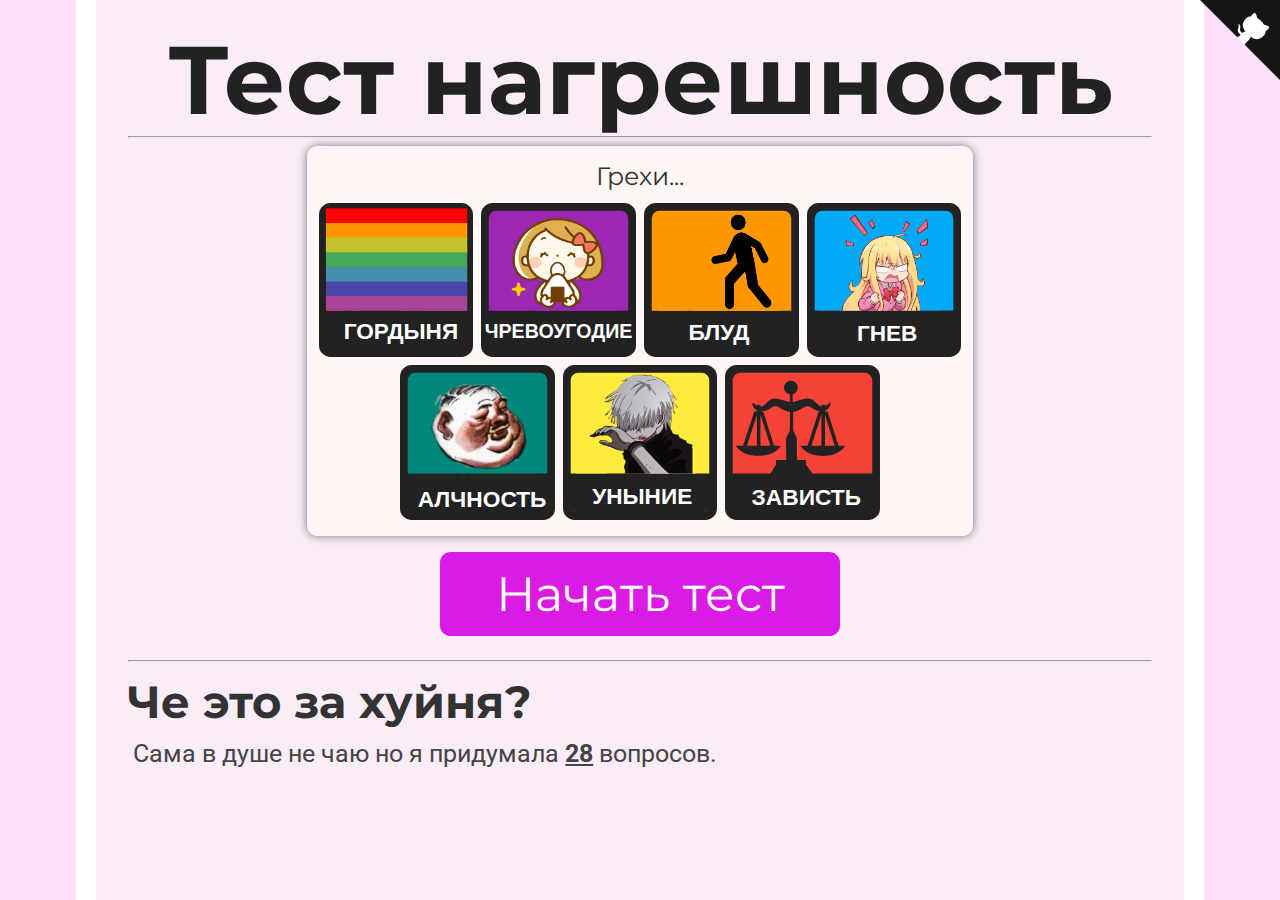
<file: index.html>
<!DOCTYPE html>
<html>
<head>
<link href="https://fonts.googleapis.com/css?family=Montserrat:300,400,700|Roboto:400,700" rel="stylesheet">
<link href='styles/style.css' rel='stylesheet' type='text/css'>
<link href="styles/buttons.css"   rel="stylesheet" type='text/css'>
<link href="styles/corner.css" rel="stylesheet" type="text/css">
<link href="value_images/icon.png" rel="icon" type="x-icon">
<link href="value_images/icon.png" rel="shortcut icon" type="x-icon">
<meta charset="utf-8">
<title>Тест нагрешность</title>
</head>
<body>
<a href="https://github.com/greshnost/greshnost.github.io" class="github-corner" aria-label="View source on Github"><svg width="80" height="80" viewbox="0 0 250 250" style= "fill:#151513; color:#fff; position: absolute; top: 0; border: 0; right: 0;" aria-hidden="true"><path d="M0,0 L115,115 L130,115 L142,142 L250,250 L250,0 Z"></path><path d="M128.3,109.0 C113.8,99.7 119.0,89.6 119.0,89.6 C122.0,82.7 120.5,78.6 120.5,78.6 C119.2,72.0 123.4,76.3 123.4,76.3 C127.3,80.9 125.5,87.3 125.5,87.3 C122.9,97.6 130.6,101.9 134.4,103.2"fill="currentColor" style="transform-origin: 130px 106px;" class="octo-arm"></path><path d="M115.0,115.0 C114.9,115.1 118.7,116.5 119.8,115.4 L133.7,101.6 C136.9,99.2 139.9,98.4 142.2,98.6 C133.8,88.0 127.5,74.4 143.8,58.0 C148.5,53.4 154.0,51.2 159.7,51.0 C160.3,49.4 163.2,43.6 171.4,40.1 C171.4,40.1 176.1,42.5 178.8,56.2 C183.1,58.6 187.2,61.8 190.9,65.4 C194.5,69.0 197.7,73.2 200.1,77.6 C213.8,80.2 216.3,84.9 216.3,84.9 C212.7,93.1 206.9,96.0 205.4,96.6 C205.1,102.4 203.0,107.8 198.3,112.5 C181.9,128.9 168.3,122.5 157.7,114.1 C157.9,116.9 156.7,120.9 152.7,124.9 L141.0,136.5 C139.8,137.7 141.6,141.9 141.8,141.8 Z"fill="currentColor" class="octo-body"></path></svg></a>
<h1>Тест нагрешность</h1><hr>
<div class="center">
    <div class="axis_name quadcolumn">Грехи...</div> <br>
    <img src="value_images/pride.svg" class="quadcolumn" alt="pride">
    <img src="value_images/glut.svg" class="quadcolumn" alt="gluttony">
    <img src="value_images/forn.svg" class="quadcolumn" alt="fornication">
    <img src="value_images/anger.svg" class="quadcolumn" alt="anger">
    <img src="value_images/greed.svg" class="quadcolumn" alt="greed">
    <img src="value_images/desp.svg" class="quadcolumn" alt="despodency">
    <img src="value_images/envy.svg" class="quadcolumn" alt="envy">
</div><br>
<button class="button" onclick="location.href='instructions.html';" style="font-size:36pt;">Начать тест</button>
<br><hr>
<h2>Че это за хуйня?</h2>
<p>Сама в душе не чаю но я придумала <b><u><span id="numOfQuestions"></span></u></b> вопросов.</p>
<script type="application/javascript" src="scripts/questions.js"></script>
<script type="text/javascript">document.getElementById("numOfQuestions").innerHTML = questions.length;</script>
</body>
</html>
</file>
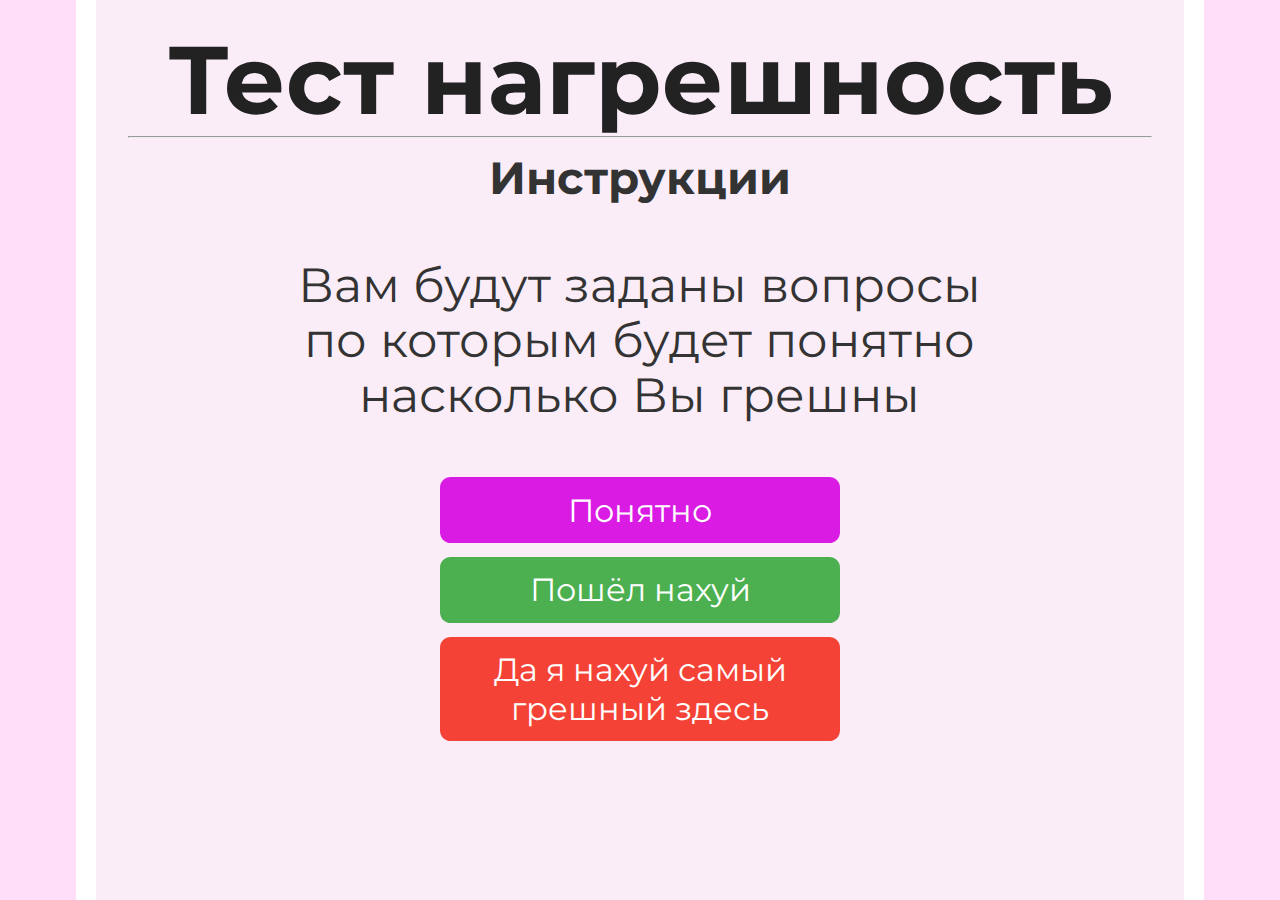
<file: instructions.html>
<!DOCTYPE html>
<html>
<head>
<link href="https://fonts.googleapis.com/css?family=Montserrat:300,400,700|Roboto:400,700" rel="stylesheet">
<link href='styles/style.css' rel='stylesheet' type='text/css'>
<link href="styles/buttons.css"   rel="stylesheet" type='text/css'>
<link href="value_images/icon.png" rel="icon" type="x-icon">
<link href="value_images/icon.png" rel="shortcut icon" type="x-icon">
<meta charset="utf-8">
<title>Тест нагрешность</title>
</head>
<body>
<h1>Тест нагрешность</h1><hr>
<h2 style="text-align:center;">Инструкции</h2>
<p class="question">Вам будут заданы вопросы по которым будет понятно насколько Вы грешны</p>
<button class="button" onclick="location.href='quiz.html';">Понятно</button> <br>
<button class="button agree" onclick="location.href='index.html';">Пошёл нахуй</button> <br>
<button class="button disagree" onclick="location.href='results.html?pride=100&glut=100&forn=100&anger=100&greed=100&desp=100&envy=100';">Да я нахуй самый грешный здесь</button> <br>
</body>
</html>
</file>
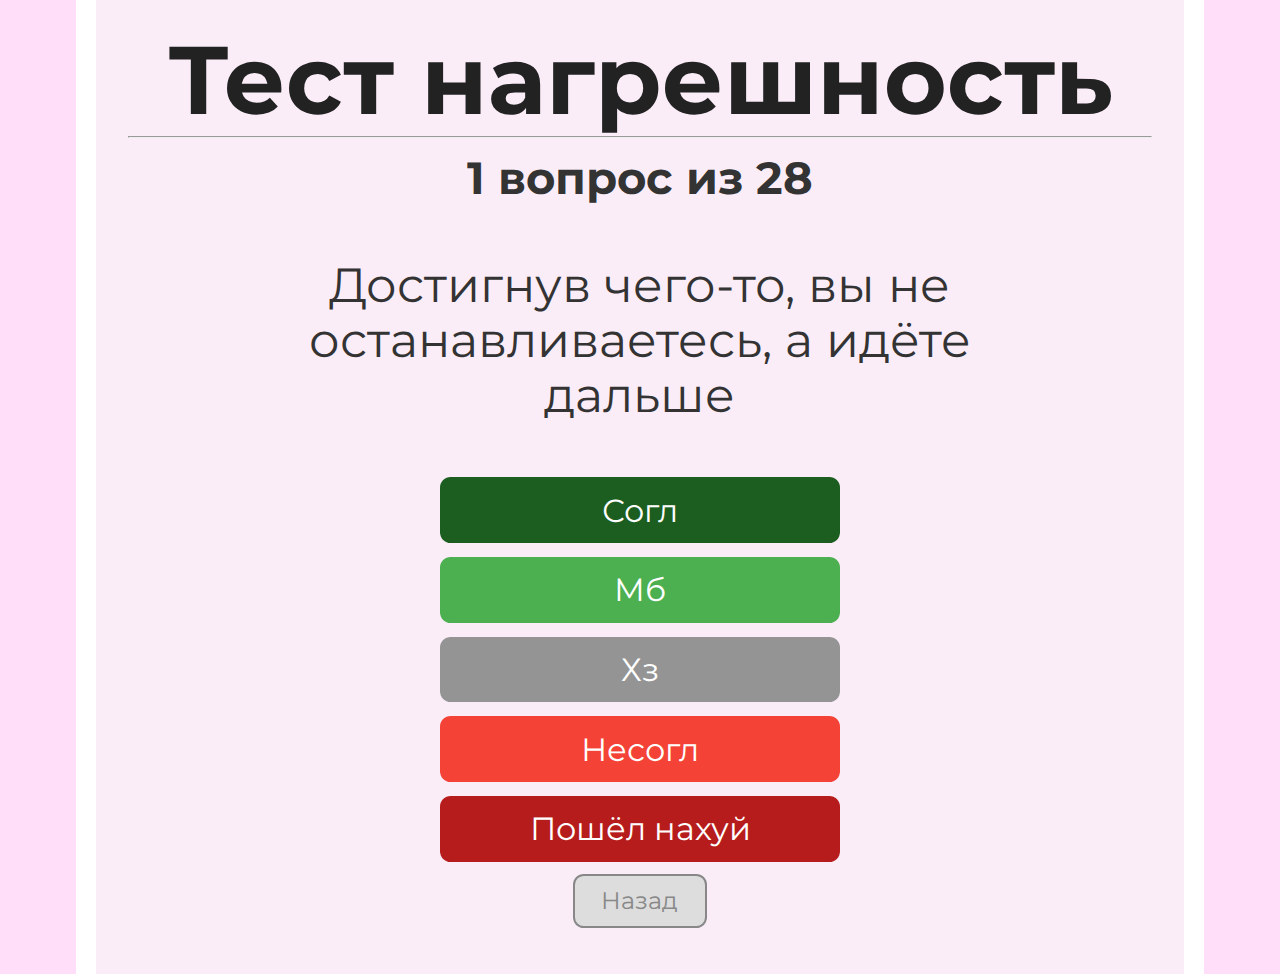
<file: quiz.html>
<!DOCTYPE html>
<html>
<head>
<link href="https://fonts.googleapis.com/css?family=Montserrat:300,400,700|Roboto:400,700" rel="stylesheet">
<link href='styles/style.css' rel='stylesheet' type='text/css'>
<link href="styles/buttons.css"   rel="stylesheet" type='text/css'>
<link href="value_images/icon.png" rel="icon" type="x-icon">
<link href="value_images/icon.png" rel="shortcut icon" type="x-icon">
<meta charset="utf-8">
<title>Тест на грешность</title>
</head>
<body>
<h1>Тест нагрешность</h1><hr>
<h2 style="text-align:center;" id="question-number">Номер вопроса</h2>
<p class="question" id="question-text">Загрузка</p>
<button class="button stronglyAgree" onclick="next_question(1.0)">Согл</button> <br>
<button class="button agree" onclick="next_question(0.75)">Мб</button> <br>
<button class="button neutral" onclick="next_question( 0.5)">Хз</button> <br>
<button class="button disagree" onclick="next_question(0.25)">Несогл</button> <br>
<button class="button stronglyDisagree" onclick="next_question(0.0)">Пошёл нахуй</button> <br>
<button class="small_button" onclick="prev_question()" id="back_button">Назад</button>
<button class="small_button_off" id="back_button_off">Назад</button><br>
<script src="scripts/questions.js" type="application/javascript"></script>
<script src="scripts/quiz.js" type="application/javascript"></script>
</body>
</html>
</file>
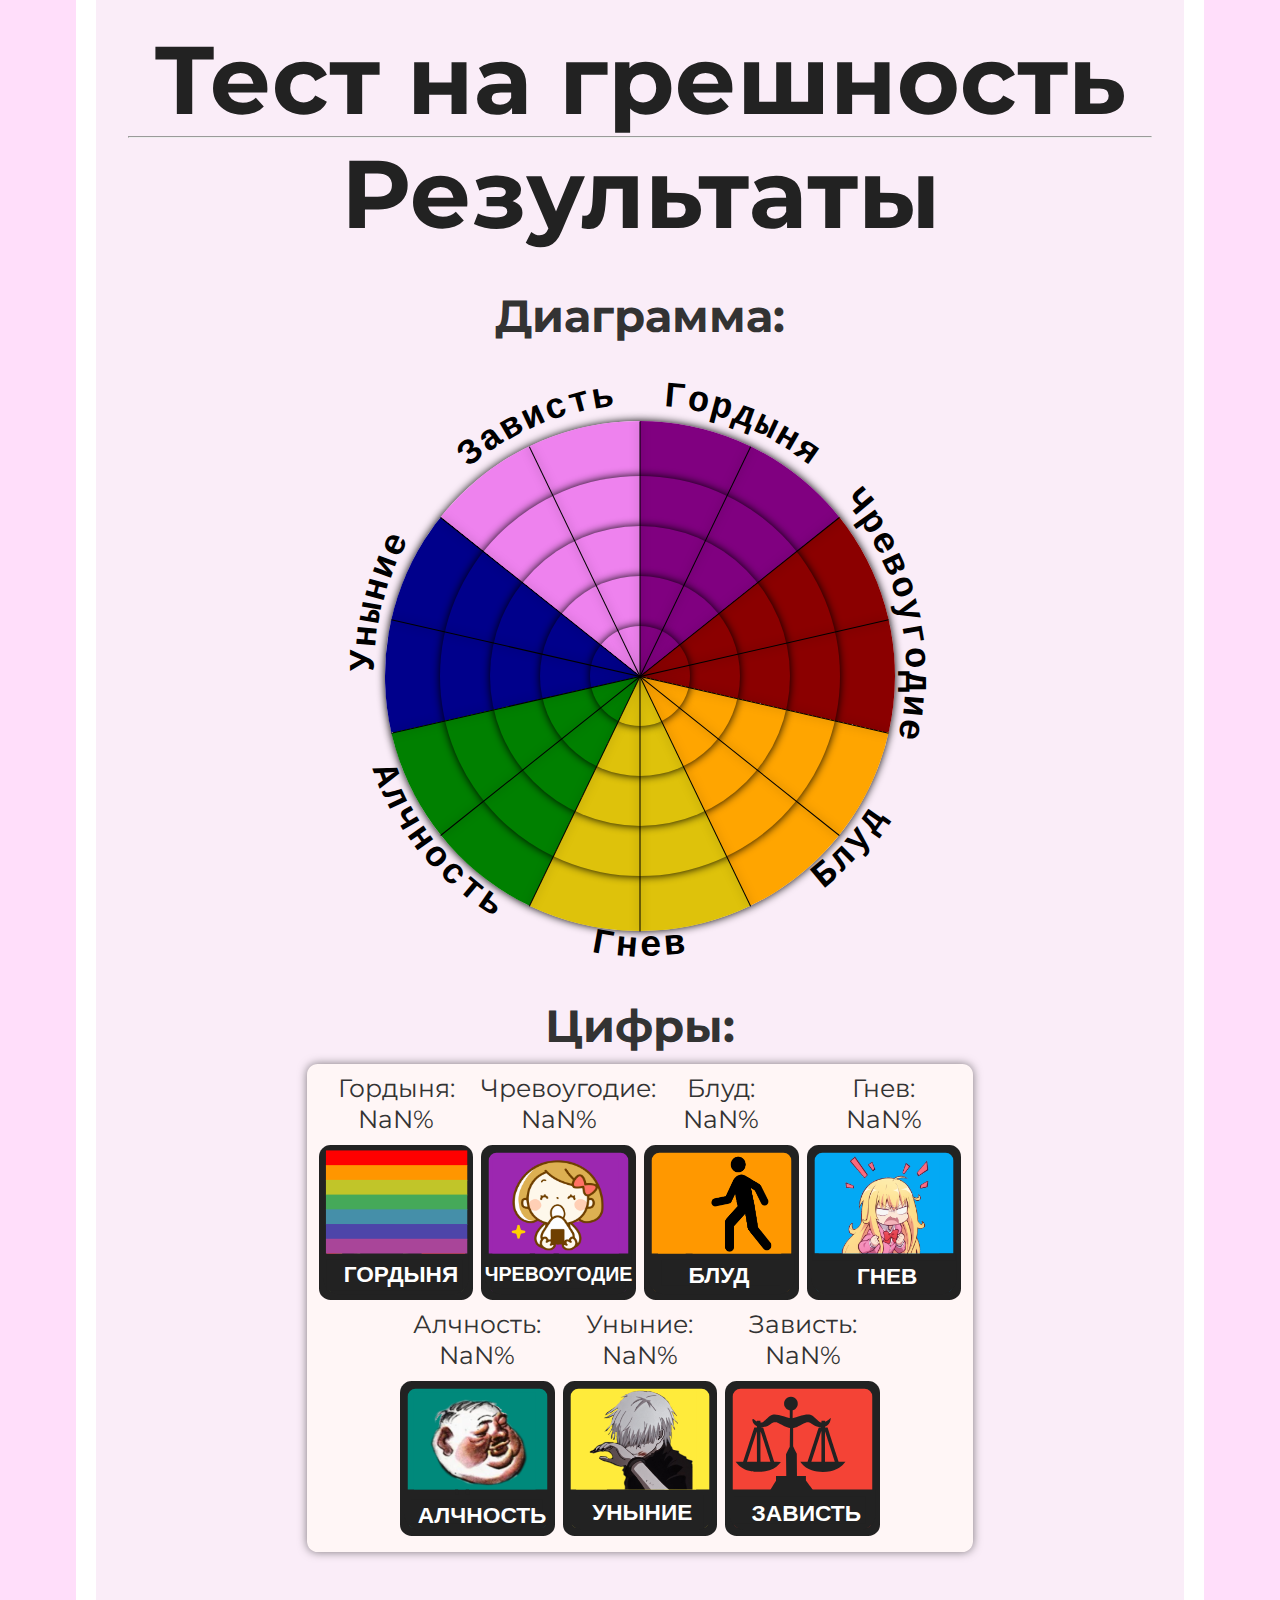
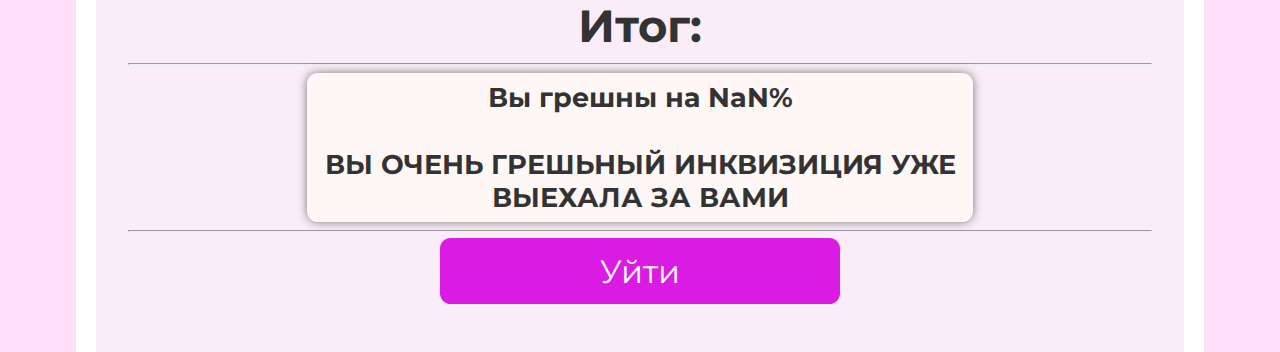
<file: results.html>
<!DOCTYPE html>
<html>
<head>
<link href="https://fonts.googleapis.com/css?family=Montserrat:300,400,700|Roboto:400,700" rel="stylesheet">
<link href='styles/style.css' rel='stylesheet' type='text/css'>
<link href="styles/buttons.css"   rel="stylesheet" type='text/css'>
<link href="styles/pie.css"   rel="stylesheet" type='text/css'>
<link href="value_images/icon.png" rel="icon" type="x-icon">
<link href="value_images/icon.png" rel="shortcut icon" type="x-icon">
<meta charset="utf-8">
<title>Тест на грешность результаты</title>
</head>
<body>
<h1>Тест на грешность </h1>
<hr>
<h1>Результаты</h1>
<h2 style="text-align: center;margin-top: 50px;">Диаграмма:</h2>
<div class="disk" id="disk">
    <div class="pieContainer" style="--h:500px;">
        <div class="pieBackground"></div>
        <div class="pie"  id="0"></div>
        <div class="pie"  id="1"></div>
        <div class="pie"  id="2"></div>
        <div class="pie"  id="3"></div>
        <div class="pie"  id="4"></div>
        <div class="pie"  id="5"></div>
        <div class="pie"  id="6"></div>
        <div class="line" style="--num:0"></div>
        <div class="line" style="--num:1"></div>
        <div class="line" style="--num:2"></div>
        <div class="line" style="--num:3"></div>
        <div class="line" style="--num:4"></div>
        <div class="line" style="--num:5"></div>
        <div class="line" style="--num:6"></div>
        <div class="pieBackground" id="7"></div>
        <div class="pieBackground" id="8"></div>
        <div class="pieBackground" id="9"></div>
        <div class="pieBackground" id="10"></div>
    </div>  
</div>
<h2 style="text-align: center;margin-top: 50px;">Цифры:</h2>
<div class="center" style="width:50%;">
    <div id="pride-label" class="axis_name quadcolumn"></div> 
    <div id="glut-label" class="axis_name quadcolumn"></div>
    <div id="forn-label" class="axis_name quadcolumn"></div>
    <div id="anger-label" class="axis_name quadcolumn"></div>
    <img src="value_images/pride.svg" class="quadcolumn" alt="pride"> 
    <img src="value_images/glut.svg" class="quadcolumn" alt="gluttony">
    <img src="value_images/forn.svg" class="quadcolumn" alt="fornication">
    <img src="value_images/anger.svg" class="quadcolumn" alt="anger"><br>
    <div id="greed-label" class="axis_name quadcolumn"></div>
    <div id="desp-label" class="axis_name quadcolumn"></div>
    <div id="envy-label" class="axis_name quadcolumn"></div>
    <div></div>
    <img src="value_images/greed.svg" class="quadcolumn" alt="greed">
    <img src="value_images/desp.svg" class="quadcolumn" alt="despodency">
    <img src="value_images/envy.svg" class="quadcolumn" alt="envy">
</div>
<h2 style="text-align: center;margin-top: 50px;">Итог:</h2><hr/>
<div class="center"><h3 id="total"></h3></div><hr/>
<button class="button" onclick="location.href='index.html';">Уйти</button><br>
<script src="scripts/results.js" type="application/javascript"></script>
</body>
</html>
</file>
<file: styles/style.css>
html {
    background-color: #ffdefa;
    padding: 0px;
    scroll-behavior: smooth;
}
body {
    width: 80%;
    min-height: calc(100vh - 4em);
    margin: 0 auto;
    padding: 2em;
    background-color: #faedf8;
    border-color: #ffffff;
    border-left-style: solid;
    border-right-style: solid;
    border-width: 20px;
}
p {
    color: #444444;
    font-family: 'Roboto', sans-serif;
    font-size: 18.5pt;
    line-height: 1.15;
    margin: 4pt;
}

p.value {
    margin-top: 22px;
    margin-bottom: 22px;
    text-indent: -16pt;
    margin-left: 20pt;
    font-size: 24pt;
    line-height: 2.11666656px;
    letter-spacing: 0.03em;
    font-family: 'Montserrat';
}

p.axis_name {
    margin-top: 50px;
    color: #333333;
    font-size: 19pt;
    font-family: 'Montserrat';
}
p.question {
    margin: 16pt auto;
    color: #333333;
    font-family: 'Montserrat', sans-serif;
    font-weight: normal;
    width: 70%;
    min-width: 500pt;
    min-height: 144pt;
    background-color: #faedf8;
    padding: 16pt;
    border-radius: 16pt;
    font-size: 36pt;
    display: flex;
    justify-content: center;
    align-items: center;
    text-align: center;

}
h1 {
    color: #222222;
    font-family: 'Montserrat', sans-serif;
    font-size: 72pt;
    text-align: center;
    line-height: 72pt;
    margin-top: 0pt;
    margin-bottom: 0pt;
}
h2 {
    color: #333333;
    font-family: 'Montserrat', sans-serif;
    font-size: 34pt;
    line-height: 36pt;
    margin-top: 12pt;
    margin-bottom: 10pt;
}
h3 {
    color: #333333;
    font-family: 'Montserrat', sans-serif;
    font-size: 20pt;
    text-align: center;
    line-height: 25pt;
    margin-top: 0pt;
    margin-bottom: 0pt;
}

div.center {
    background-color: #fff6f6;;
    font-family: 'Montserrat', sans-serif;
    border-radius: 8pt;
    padding: 6pt;
    color: white;
    width: 50%;
    min-width: 488pt;
    text-align: center;
    text-decoration: none;
    display: block;
    font-size: 24pt;
    margin: auto;
    box-shadow: 0px 0px 10px rgba(0.5,0.5,0.5,0.5);

}
img.quadcolumn {
    width: 23.75%;
    transition: transform .3s;
}
img.quadcolumn:hover {
    transform: scale(1.05);
  }
div.quadcolumn {
    width: 23.75%;
}
div.axis_name {
    color: #333333;
    font-size: 19pt;
    font-family: 'Montserrat';
    display: inline-block;
    padding-bottom: 8.65pt;
}
</file>
<file: styles/buttons.css>
.button {
    background-color: #da1be4;
    font-family: 'Montserrat', sans-serif;
    border: none;
    border-radius: 8pt;
    color: white;
    padding: 10pt;
    width: 30%;
    min-width: 300pt;
    text-align: center;
    text-decoration: none;
    display: block;
    font-size: 24pt;
    margin: -2px auto;
    cursor: pointer;
}
.button:hover, .button:focus { background: #a80eb0; }
.stronglyAgree { background: #1b5e20; }
.stronglyAgree:hover, .stronglyAgree:focus { background: #154a19; }
.agree { background: #4caf50; }
.agree:hover, .agree:focus { background: #29942e; }
.neutral { background: #949494; }
.neutral:hover, .neutral:focus { background: #656565; }
.disagree { background: #f44336; }
.disagree:hover {
    background: #c45a5a;
}
.disagree:focus { background: #bb261c; }
.stronglyDisagree { background: #b71c1c; }
.stronglyDisagree:hover {  
    cursor: pointer;
    transition: 3s linear;
    transform: rotate(720deg);}
.stronglyDisagree:focus { background: #a00e0e; }

.small_button, .small_button_off {
    background-color: #333;
    font-family: 'Montserrat', sans-serif;
    border: none;
    border-radius: 8pt;
    color: white;
    padding: 8pt;
    width: 10%;
    min-width: 100pt;
    text-align: center;
    text-decoration: none;
    display: block;
    font-size: 18pt;
    margin: -2px auto;
    cursor: pointer;
}

.small_button:hover, .small_button:focus {
    background: #222;
}

.small_button_off {
    background-color: #ddd;
    color: #888;
    border: 2px solid #888;
    cursor: not-allowed;
    margin: -4px auto;
}
</file>
<file: styles/corner.css>
.github-corner:hover .octo-arm{animation:octocat-wave 560ms ease-in-out}@keyframes octocat-wave{0%,100%{transform:rotate(0)}20%,60%{transform:rotate(-25deg)}40%,80%{transform:rotate(10deg)}}@media (max-width:500px){.github-corner:hover .octo-arm{animation:none}.github-corner .octo-arm{animation:octocat-wave 560ms ease-in-out}}
</file>
<file: styles/pie.css>
.disk {
  --d: 0; 
  position: relative; 
  width: 510px;
  padding: 30px 0; 
  border-radius: 100%;
  margin: 5% auto;
  font: 4.0vmin monospace; 
}
.disk b {
  position: absolute;
  left: 50%;
  width: 0;
}
.b1 {  
  --deg: 0deg; 

  bottom: 50%;
  padding-bottom: 50%;

  -ms-transform-origin: 0% 100%; 
  -webkit-transform-origin: 0% 10%; 
  transform-origin: 0% 100%;
  -ms-transform: rotate(var(--deg)); 
  -webkit-transform: rotate(var(--deg));
  transform: rotate(var(--deg));
}
.b2 {
  --deg: 0deg; 

  top: 50%;
  padding-top: 50%;

  -ms-transform-origin: 50% 0; 
  -webkit-transform-origin: 50% 0; 
  transform-origin: 50% 0;
  
  -ms-transform: rotate(var(--deg)); 
  -webkit-transform: rotate(var(--deg));
  transform: rotate(var(--deg));
}
.line {
  --num: 0; 
  height: 1px;
  background: black;
  box-shadow: 0px 0px 8px rgba(0.5,0.5,0.5,0.5);
  transform: rotate(calc(var(--num) * 51.4285714deg + 90deg));
  width: 510px;
  margin-top: 255px;
  aspect-ratio:1;
  place-content:center;
  position: absolute;
}
.pieContainer {
  --h: 510px;
  height: var(--h);
  position: relative;
}

.pieBackground {
  --r: 510px;
  position: absolute;
  width: var(--r);
  height: var(--r);
  border-radius: 100%;
  border-color: black;
  box-shadow: 0px 0px 8px rgba(0.5,0.5,0.5,255);
} 
.pie {
  --p:14.2857;
  --r:100px;
  --c:darkred;
  --w:510px;
  --num: 0;
  
  width:var(--w);
  aspect-ratio:1;
  position:absolute;
  display:inline-grid;
  place-content:center;
}

.pie:before{
  content: "";
  position: absolute;
  border-radius: 100%;
  inset: 0;
  background: conic-gradient(var(--c) calc(var(--p)*1%),#0000 0);
  -webkit-mask:radial-gradient(farthest-side,#000 calc(-1% + var(--r)),#0000 calc(var(--r)));
  mask:radial-gradient(farthest-side,#000 calc(-1% + var(--r)),#0000 calc(var(--r)));
  transform: rotate(calc(var(--num) * 51.4285714deg));


}
.pie:after {
  content:"";
  position:absolute;
  border-radius:100%;
  
}
@keyframes p {
  from{--p:0}
}
</file>
